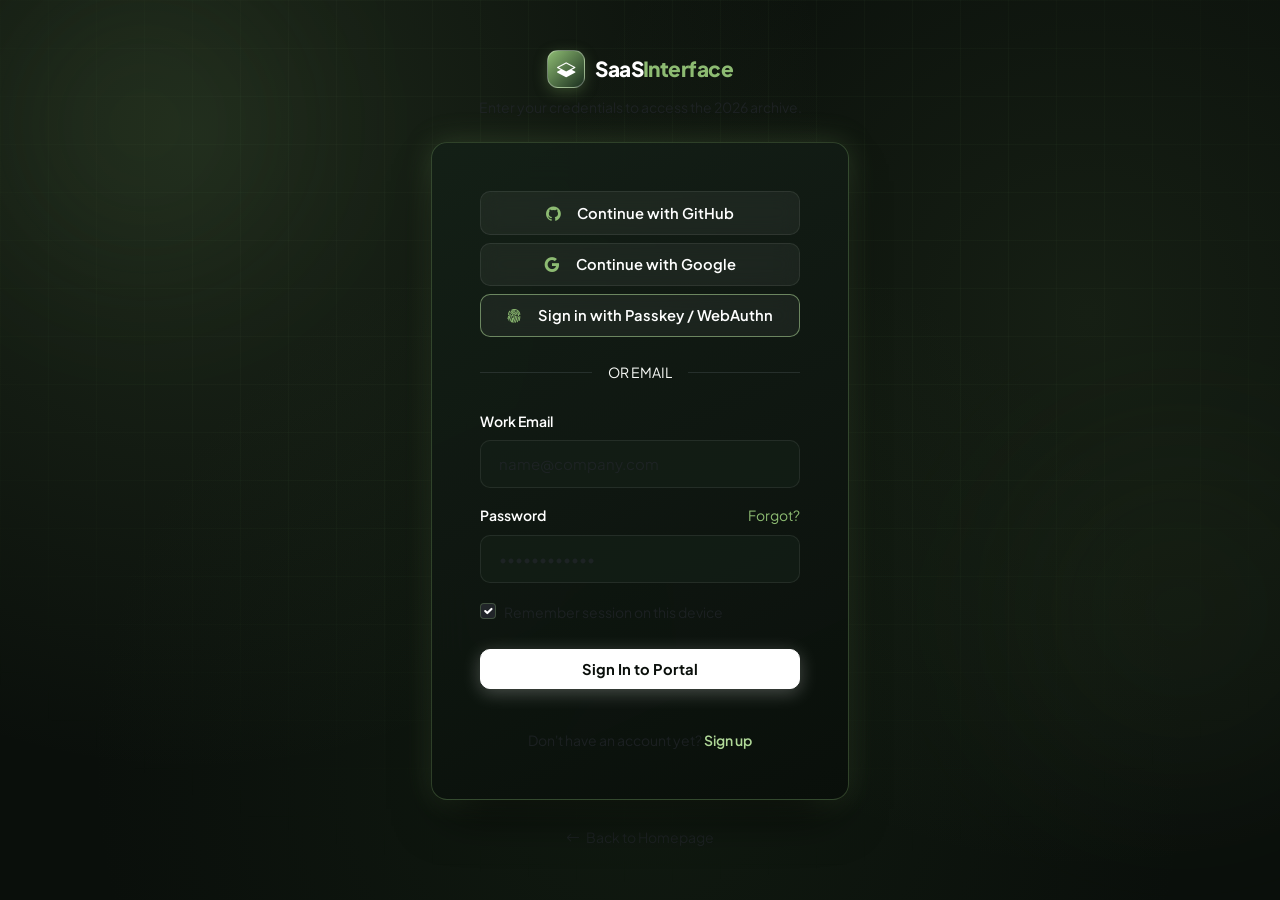
<file: login.html>
<!doctype html>
<html lang="en">

<head>
  <meta charset="utf-8">
  <meta name="viewport" content="width=device-width, initial-scale=1">
  <title>Log in — SaaSInterface 2026</title>
  
  <link href="https://cdn.jsdelivr.net/npm/bootstrap@5.3.3/dist/css/bootstrap.min.css" rel="stylesheet">
  <link rel="stylesheet" href="https://cdn.jsdelivr.net/npm/bootstrap-icons@1.11.3/font/bootstrap-icons.min.css">
  <link rel="stylesheet" href="style.css">
</head>

<body class="d-flex align-items-center justify-content-center min-vh-100 py-5">
  <!-- Ambient Graphics -->
  <div class="ambient-bg"></div>
  <div class="ambient-texture-overlay"></div>
  <div class="ambient-grid"></div>
  <div class="ambient-orb ambient-orb-1"></div>
  <div class="ambient-orb ambient-orb-2"></div>

  <div class="container px-3 position-relative" style="max-width: 450px; z-index: 2;">
    
    <!-- Brand Logo Top -->
    <div class="text-center mb-4">
      <a class="brand-logo-text justify-content-center" href="index.html">
        <div class="brand-icon-box"><i class="bi bi-layers-half"></i></div>
        <span>SaaS<span style="color: var(--olive-bright);">Interface</span></span>
      </a>
      <p class="text-muted small mt-2">Enter your credentials to access the 2026 archive.</p>
    </div>

    <!-- Login Card -->
    <div class="p-4 p-md-5 rounded-4" style="background: linear-gradient(155deg, rgba(20,32,23,0.92) 0%, rgba(10,15,11,0.95) 100%); border: 1px solid var(--border-olive); box-shadow: var(--card-shadow-hover); backdrop-filter: blur(20px);">
      
      <!-- Social SSO Buttons -->
      <div class="d-flex flex-column gap-2 mb-4">
        <button class="btn btn-classy-ghost w-100 justify-content-center">
          <i class="bi bi-github me-2" style="color: var(--olive-bright);"></i> Continue with GitHub
        </button>
        <button class="btn btn-classy-ghost w-100 justify-content-center">
          <i class="bi bi-google me-2" style="color: var(--olive-bright);"></i> Continue with Google
        </button>
        <button class="btn btn-classy-ghost w-100 justify-content-center" style="border-color: var(--border-olive-bright);">
          <i class="bi bi-fingerprint me-2" style="color: var(--olive-bright);"></i> Sign in with Passkey / WebAuthn
        </button>
      </div>

      <div class="d-flex align-items-center my-4">
        <hr class="flex-grow-1 border-secondary m-0" style="opacity: 0.25;">
        <span class="px-3 text-dim small text-uppercase">or email</span>
        <hr class="flex-grow-1 border-secondary m-0" style="opacity: 0.25;">
      </div>

      <form onsubmit="event.preventDefault(); window.location.href='index.html';">
        <div class="mb-3">
          <label class="form-label text-white small fw-semibold">Work Email</label>
          <input type="email" class="form-control form-control-custom w-100" placeholder="name@company.com" required>
        </div>

        <div class="mb-3">
          <div class="d-flex justify-content-between">
            <label class="form-label text-white small fw-semibold">Password</label>
            <a href="#" class="small text-decoration-none" style="color: var(--olive-bright);">Forgot?</a>
          </div>
          <input type="password" class="form-control form-control-custom w-100" placeholder="••••••••••••" required>
        </div>

        <div class="form-check mb-4">
          <input class="form-check-input bg-dark border-secondary" type="checkbox" id="rememberMe" checked style="border-color: var(--border-olive) !important;">
          <label class="form-check-label text-muted small" for="rememberMe">Remember session on this device</label>
        </div>

        <button type="submit" class="btn btn-classy-primary w-100 justify-content-center py-2 mb-3">
          Sign In to Portal
        </button>
      </form>

      <div class="text-center text-muted small mt-4">
        Don't have an account yet? <a href="signup.html" class="fw-semibold text-decoration-none" style="color: var(--olive-soft);">Sign up</a>
      </div>

    </div>

    <!-- Back to site -->
    <div class="text-center mt-4">
      <a href="index.html" class="text-muted small text-decoration-none"><i class="bi bi-arrow-left me-1"></i> Back to Homepage</a>
    </div>

  </div>

  <script src="https://cdn.jsdelivr.net/npm/bootstrap@5.3.3/dist/js/bootstrap.bundle.min.js"></script>
</body>
</html>
</file>
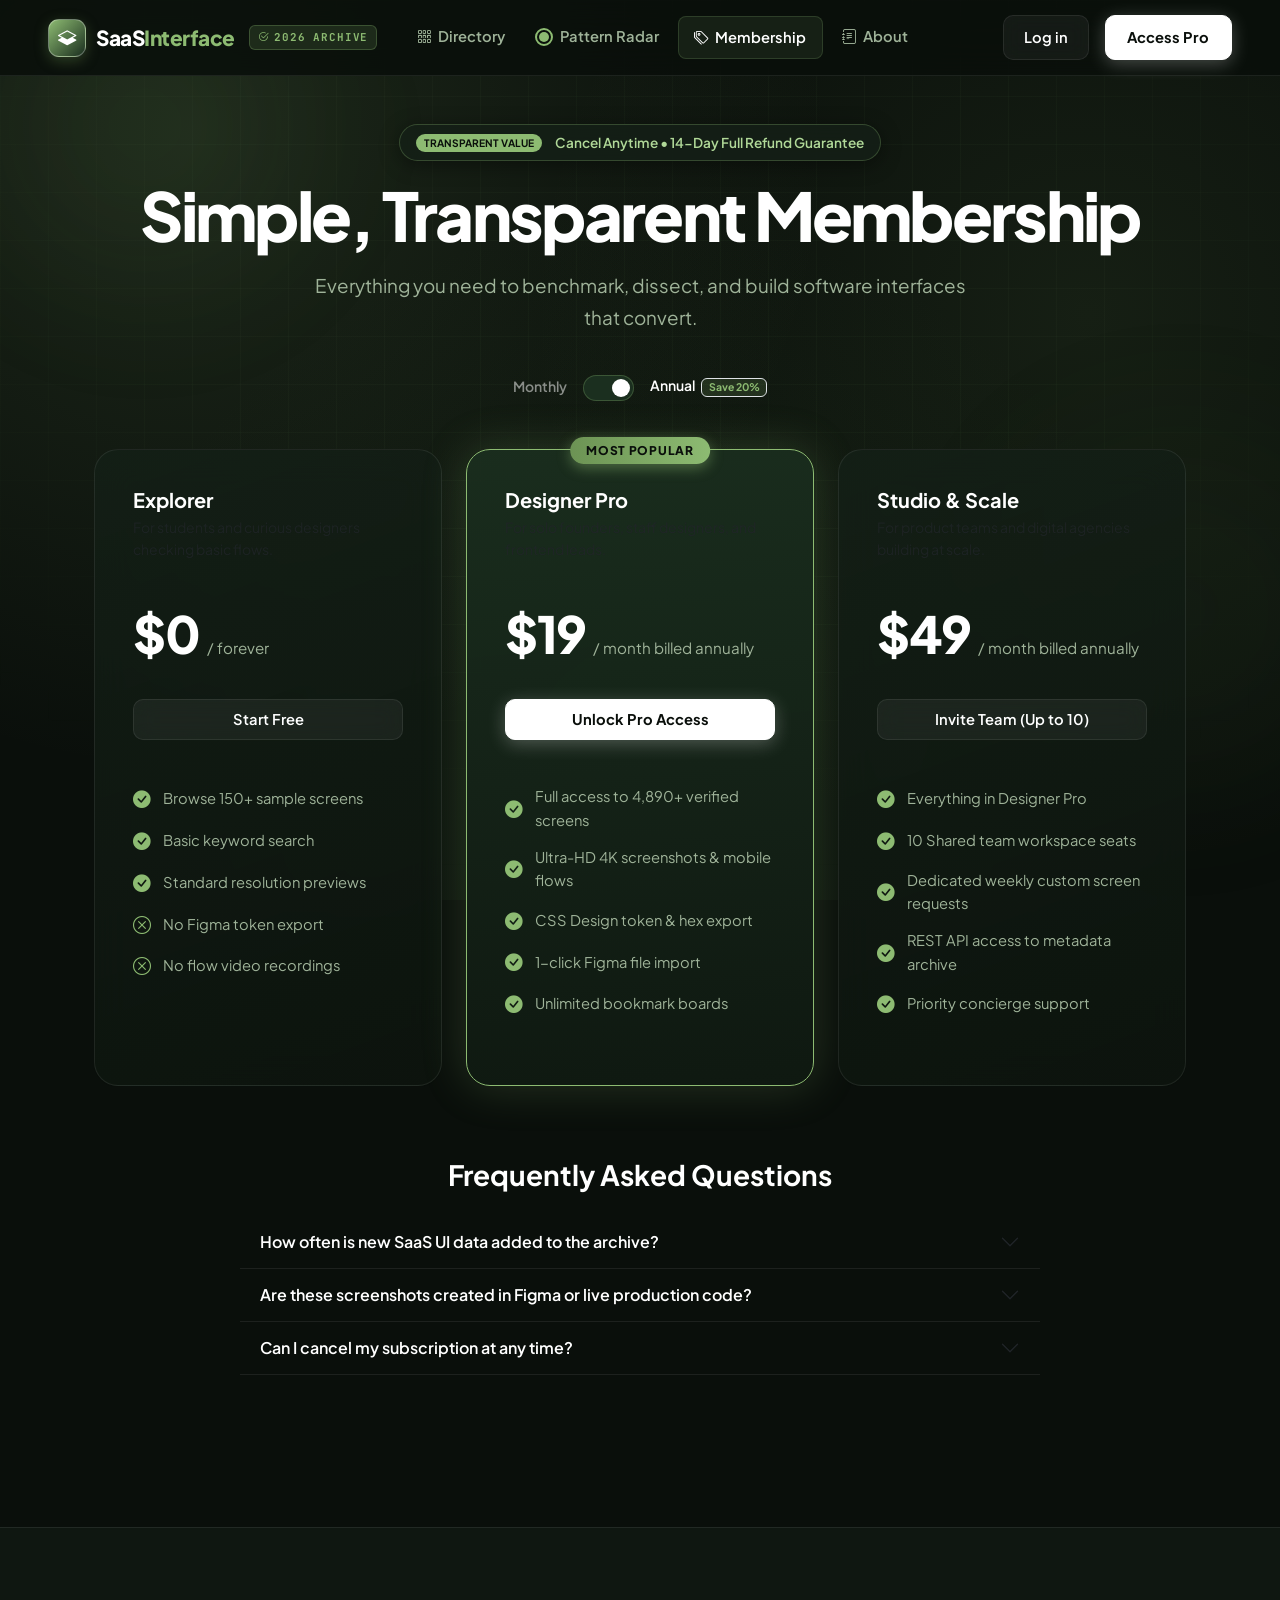
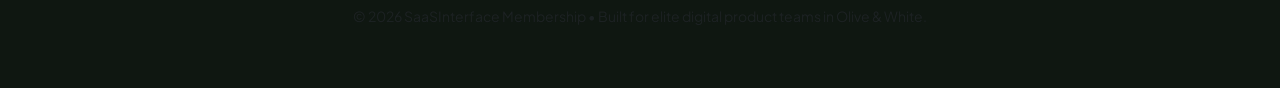
<file: pricing.html>
<!doctype html>
<html lang="en">

<head>
  <meta charset="utf-8">
  <meta name="viewport" content="width=device-width, initial-scale=1">
  <title>Membership & Plans — SaaSInterface 2026</title>
  <meta name="description" content="Unlock unrestricted high-resolution production UI screen recordings, design tokens, and Figma export assets in Olive & White.">
  
  <link href="https://cdn.jsdelivr.net/npm/bootstrap@5.3.3/dist/css/bootstrap.min.css" rel="stylesheet">
  <link rel="stylesheet" href="https://cdn.jsdelivr.net/npm/bootstrap-icons@1.11.3/font/bootstrap-icons.min.css">
  <link rel="stylesheet" href="style.css">
</head>

<body>
  <!-- Ambient Graphics -->
  <div class="ambient-bg"></div>
  <div class="ambient-texture-overlay"></div>
  <div class="ambient-grid"></div>
  <div class="ambient-orb ambient-orb-1"></div>
  <div class="ambient-orb ambient-orb-2"></div>

  <!-- Navbar -->
  <nav class="navbar navbar-expand-xl navbar-custom">
    <div class="container-fluid px-lg-5">
      <a class="brand-logo-text" href="index.html">
        <div class="brand-icon-box"><i class="bi bi-layers-half"></i></div>
        <span>SaaS<span style="color: var(--olive-bright);">Interface</span></span>
        <span class="brand-badge ms-1"><i class="bi bi-check2-circle"></i> 2026 ARCHIVE</span>
      </a>

      <button class="navbar-toggler border-0 text-white" type="button" data-bs-toggle="collapse" data-bs-target="#navbarMain">
        <i class="bi bi-list fs-2"></i>
      </button>

      <div class="collapse navbar-collapse" id="navbarMain">
        <ul class="navbar-nav me-auto mb-2 mb-xl-0 ms-xl-4 gap-1">
          <li class="nav-item">
            <a class="nav-link nav-link-custom" href="categories.html">
              <i class="bi bi-grid-3x3-gap"></i> Directory
            </a>
          </li>
          <li class="nav-item">
            <a class="nav-link nav-link-custom" href="tracker.html">
              <span class="pulse-beacon me-1"></span>
              <span>Pattern Radar</span>
            </a>
          </li>
          <li class="nav-item">
            <a class="nav-link nav-link-custom active" href="pricing.html">
              <i class="bi bi-tags"></i> Membership
            </a>
          </li>
          <li class="nav-item">
            <a class="nav-link nav-link-custom" href="about.html">
              <i class="bi bi-journal-text"></i> About
            </a>
          </li>
        </ul>

        <div class="d-flex align-items-center gap-3">
          <a href="login.html" class="btn-classy-ghost">Log in</a>
          <a href="signup.html" class="btn-classy-primary">Access Pro</a>
        </div>
      </div>
    </div>
  </nav>

  <!-- Pricing Header & Toggle -->
  <header class="py-5 text-center">
    <div class="container px-4">
      <div class="hero-pill mb-3">
        <span class="badge px-2 py-1 rounded-pill me-1" style="background: var(--olive-bright); color: #0a0f0b; font-weight: 700;">TRANSPARENT VALUE</span>
        <span>Cancel Anytime • 14-Day Full Refund Guarantee</span>
      </div>
      <h1 class="hero-title mb-3">Simple, Transparent Membership</h1>
      <p class="hero-subtitle">
        Everything you need to benchmark, dissect, and build software interfaces that convert.
      </p>

      <!-- Billing Toggle Switch -->
      <div class="d-flex align-items-center justify-content-center gap-3 mt-4">
        <span class="text-white-50 fw-semibold small">Monthly</span>
        <div class="form-check form-switch m-0">
          <input class="form-check-input" type="checkbox" id="billingToggle" checked style="width: 3.2em; height: 1.6em; cursor: pointer; background-color: var(--olive-deep); border-color: var(--border-olive);">
        </div>
        <span class="text-white fw-semibold small">
          Annual <span class="badge border ms-1" style="background: rgba(141,187,114,0.15); color: var(--olive-bright); border-color: var(--border-olive);">Save 20%</span>
        </span>
      </div>
    </div>
  </header>

  <!-- Pricing Cards -->
  <div class="container px-4 pb-5">
    <div class="row g-4 justify-content-center">
      
      <!-- Free Explorer Tier -->
      <div class="col-12 col-md-6 col-lg-4">
        <div class="pricing-card">
          <div class="mb-3">
            <h5 class="text-white fw-bold mb-1">Explorer</h5>
            <p class="text-muted small">For students and curious designers checking basic flows.</p>
          </div>
          <div class="d-flex align-items-baseline mb-4">
            <span class="pricing-price">$0</span>
            <span class="pricing-period ms-2">/ forever</span>
          </div>

          <a href="signup.html" class="btn-classy-ghost w-100 justify-content-center py-2 mb-3">
            Start Free
          </a>

          <ul class="pricing-list">
            <li><i class="bi bi-check-circle-fill"></i> Browse 150+ sample screens</li>
            <li><i class="bi bi-check-circle-fill"></i> Basic keyword search</li>
            <li><i class="bi bi-check-circle-fill"></i> Standard resolution previews</li>
            <li class="text-dim"><i class="bi bi-x-circle text-dim"></i> No Figma token export</li>
            <li class="text-dim"><i class="bi bi-x-circle text-dim"></i> No flow video recordings</li>
          </ul>
        </div>
      </div>

      <!-- Pro Member Tier (Featured) -->
      <div class="col-12 col-md-6 col-lg-4">
        <div class="pricing-card featured">
          <div class="pricing-featured-badge">Most Popular</div>
          <div class="mb-3">
            <h5 class="text-white fw-bold mb-1">Designer Pro</h5>
            <p class="text-muted small">For solo founders, staff designers, and frontend leads.</p>
          </div>
          <div class="d-flex align-items-baseline mb-4">
            <span class="pricing-price" id="proPrice">$19</span>
            <span class="pricing-period ms-2">/ month billed annually</span>
          </div>

          <a href="signup.html" class="btn-classy-primary w-100 justify-content-center py-2 mb-3">
            Unlock Pro Access
          </a>

          <ul class="pricing-list">
            <li><i class="bi bi-check-circle-fill" style="color: var(--olive-bright);"></i> Full access to 4,890+ verified screens</li>
            <li><i class="bi bi-check-circle-fill" style="color: var(--olive-bright);"></i> Ultra-HD 4K screenshots & mobile flows</li>
            <li><i class="bi bi-check-circle-fill" style="color: var(--olive-bright);"></i> CSS Design token & hex export</li>
            <li><i class="bi bi-check-circle-fill" style="color: var(--olive-bright);"></i> 1-click Figma file import</li>
            <li><i class="bi bi-check-circle-fill" style="color: var(--olive-bright);"></i> Unlimited bookmark boards</li>
          </ul>
        </div>
      </div>

      <!-- Studio & Agency Tier -->
      <div class="col-12 col-md-6 col-lg-4">
        <div class="pricing-card">
          <div class="mb-3">
            <h5 class="text-white fw-bold mb-1">Studio & Scale</h5>
            <p class="text-muted small">For product teams and digital agencies building at scale.</p>
          </div>
          <div class="d-flex align-items-baseline mb-4">
            <span class="pricing-price" id="teamPrice">$49</span>
            <span class="pricing-period ms-2">/ month billed annually</span>
          </div>

          <a href="signup.html" class="btn-classy-ghost w-100 justify-content-center py-2 mb-3">
            Invite Team (Up to 10)
          </a>

          <ul class="pricing-list">
            <li><i class="bi bi-check-circle-fill"></i> Everything in Designer Pro</li>
            <li><i class="bi bi-check-circle-fill"></i> 10 Shared team workspace seats</li>
            <li><i class="bi bi-check-circle-fill"></i> Dedicated weekly custom screen requests</li>
            <li><i class="bi bi-check-circle-fill"></i> REST API access to metadata archive</li>
            <li><i class="bi bi-check-circle-fill"></i> Priority concierge support</li>
          </ul>
        </div>
      </div>

    </div>

    <!-- FAQ Accordion -->
    <div class="mt-5 pt-4" style="max-width: 800px; margin: 0 auto;">
      <h3 class="text-white fw-bold text-center mb-4">Frequently Asked Questions</h3>
      
      <div class="accordion accordion-flush" id="pricingFAQ">
        
        <div class="accordion-item bg-transparent border-bottom" style="border-color: var(--border-subtle) !important;">
          <h2 class="accordion-header">
            <button class="accordion-button collapsed bg-transparent text-white fw-semibold" type="button" data-bs-toggle="collapse" data-bs-target="#faq1">
              How often is new SaaS UI data added to the archive?
            </button>
          </h2>
          <div id="faq1" class="accordion-collapse collapse" data-bs-parent="#pricingFAQ">
            <div class="accordion-body text-muted small">
              Our editorial and design team audits, verifies, and publishes 150 to 250 fresh production screens every Thursday, keeping the directory ahead of emerging industry standards.
            </div>
          </div>
        </div>

        <div class="accordion-item bg-transparent border-bottom" style="border-color: var(--border-subtle) !important;">
          <h2 class="accordion-header">
            <button class="accordion-button collapsed bg-transparent text-white fw-semibold" type="button" data-bs-toggle="collapse" data-bs-target="#faq2">
              Are these screenshots created in Figma or live production code?
            </button>
          </h2>
          <div id="faq2" class="accordion-collapse collapse" data-bs-parent="#pricingFAQ">
            <div class="accordion-body text-muted small">
              100% of our screens are inspected and captured directly from live, operational SaaS applications behind real subscription plans and active corporate accounts. We never feature concept art.
            </div>
          </div>
        </div>

        <div class="accordion-item bg-transparent border-bottom" style="border-color: var(--border-subtle) !important;">
          <h2 class="accordion-header">
            <button class="accordion-button collapsed bg-transparent text-white fw-semibold" type="button" data-bs-toggle="collapse" data-bs-target="#faq3">
              Can I cancel my subscription at any time?
            </button>
          </h2>
          <div id="faq3" class="accordion-collapse collapse" data-bs-parent="#pricingFAQ">
            <div class="accordion-body text-muted small">
              Yes, you can cancel in one click from your account dashboard. You will retain full access until the end of your billing cycle with zero penalty fees.
            </div>
          </div>
        </div>

      </div>
    </div>
  </div>

  <!-- Footer -->
  <footer class="footer-custom">
    <div class="container text-center text-muted small">
      <p>© 2026 SaaSInterface Membership • Built for elite digital product teams in Olive & White.</p>
    </div>
  </footer>

  <script src="https://cdn.jsdelivr.net/npm/bootstrap@5.3.3/dist/js/bootstrap.bundle.min.js"></script>
  <script src="script.js"></script>
</body>
</html>
</file>
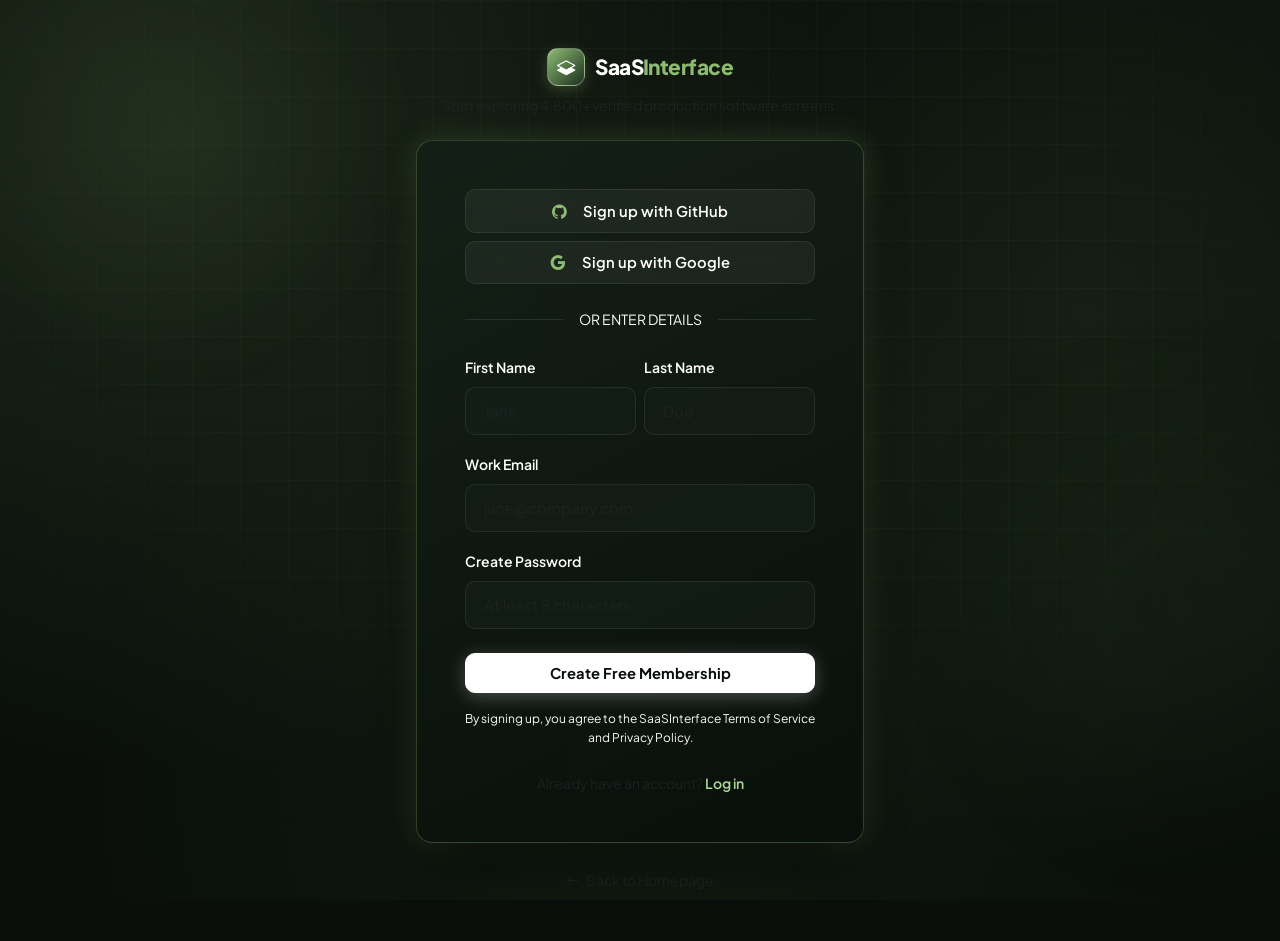
<file: signup.html>
<!doctype html>
<html lang="en">

<head>
  <meta charset="utf-8">
  <meta name="viewport" content="width=device-width, initial-scale=1">
  <title>Create Pro Account — SaaSInterface 2026</title>
  
  <link href="https://cdn.jsdelivr.net/npm/bootstrap@5.3.3/dist/css/bootstrap.min.css" rel="stylesheet">
  <link rel="stylesheet" href="https://cdn.jsdelivr.net/npm/bootstrap-icons@1.11.3/font/bootstrap-icons.min.css">
  <link rel="stylesheet" href="style.css">
</head>

<body class="d-flex align-items-center justify-content-center min-vh-100 py-5">
  <!-- Ambient Graphics -->
  <div class="ambient-bg"></div>
  <div class="ambient-texture-overlay"></div>
  <div class="ambient-grid"></div>
  <div class="ambient-orb ambient-orb-1"></div>
  <div class="ambient-orb ambient-orb-2"></div>

  <div class="container px-3 position-relative" style="max-width: 480px; z-index: 2;">
    
    <div class="text-center mb-4">
      <a class="brand-logo-text justify-content-center" href="index.html">
        <div class="brand-icon-box"><i class="bi bi-layers-half"></i></div>
        <span>SaaS<span style="color: var(--olive-bright);">Interface</span></span>
      </a>
      <p class="text-muted small mt-2">Start exploring 4,800+ verified production software screens.</p>
    </div>

    <div class="p-4 p-md-5 rounded-4" style="background: linear-gradient(155deg, rgba(20,32,23,0.92) 0%, rgba(10,15,11,0.95) 100%); border: 1px solid var(--border-olive); box-shadow: var(--card-shadow-hover); backdrop-filter: blur(20px);">
      
      <!-- SSO Options -->
      <div class="d-flex flex-column gap-2 mb-4">
        <button class="btn btn-classy-ghost w-100 justify-content-center">
          <i class="bi bi-github me-2" style="color: var(--olive-bright);"></i> Sign up with GitHub
        </button>
        <button class="btn btn-classy-ghost w-100 justify-content-center">
          <i class="bi bi-google me-2" style="color: var(--olive-bright);"></i> Sign up with Google
        </button>
      </div>

      <div class="d-flex align-items-center my-4">
        <hr class="flex-grow-1 border-secondary m-0" style="opacity: 0.25;">
        <span class="px-3 text-dim small text-uppercase">or enter details</span>
        <hr class="flex-grow-1 border-secondary m-0" style="opacity: 0.25;">
      </div>

      <form onsubmit="event.preventDefault(); window.location.href='index.html';">
        <div class="row g-2 mb-3">
          <div class="col-6">
            <label class="form-label text-white small fw-semibold">First Name</label>
            <input type="text" class="form-control form-control-custom w-100" placeholder="Jane" required>
          </div>
          <div class="col-6">
            <label class="form-label text-white small fw-semibold">Last Name</label>
            <input type="text" class="form-control form-control-custom w-100" placeholder="Doe" required>
          </div>
        </div>

        <div class="mb-3">
          <label class="form-label text-white small fw-semibold">Work Email</label>
          <input type="email" class="form-control form-control-custom w-100" placeholder="jane@company.com" required>
        </div>

        <div class="mb-4">
          <label class="form-label text-white small fw-semibold">Create Password</label>
          <input type="password" class="form-control form-control-custom w-100" placeholder="At least 8 characters" required>
        </div>

        <button type="submit" class="btn btn-classy-primary w-100 justify-content-center py-2 mb-3">
          Create Free Membership
        </button>

        <p class="text-dim small text-center mb-0" style="font-size: 0.75rem;">
          By signing up, you agree to the SaaSInterface Terms of Service and Privacy Policy.
        </p>
      </form>

      <div class="text-center text-muted small mt-4">
        Already have an account? <a href="login.html" class="fw-semibold text-decoration-none" style="color: var(--olive-soft);">Log in</a>
      </div>

    </div>

    <div class="text-center mt-4">
      <a href="index.html" class="text-muted small text-decoration-none"><i class="bi bi-arrow-left me-1"></i> Back to Homepage</a>
    </div>

  </div>

  <script src="https://cdn.jsdelivr.net/npm/bootstrap@5.3.3/dist/js/bootstrap.bundle.min.js"></script>
</body>
</html>
</file>
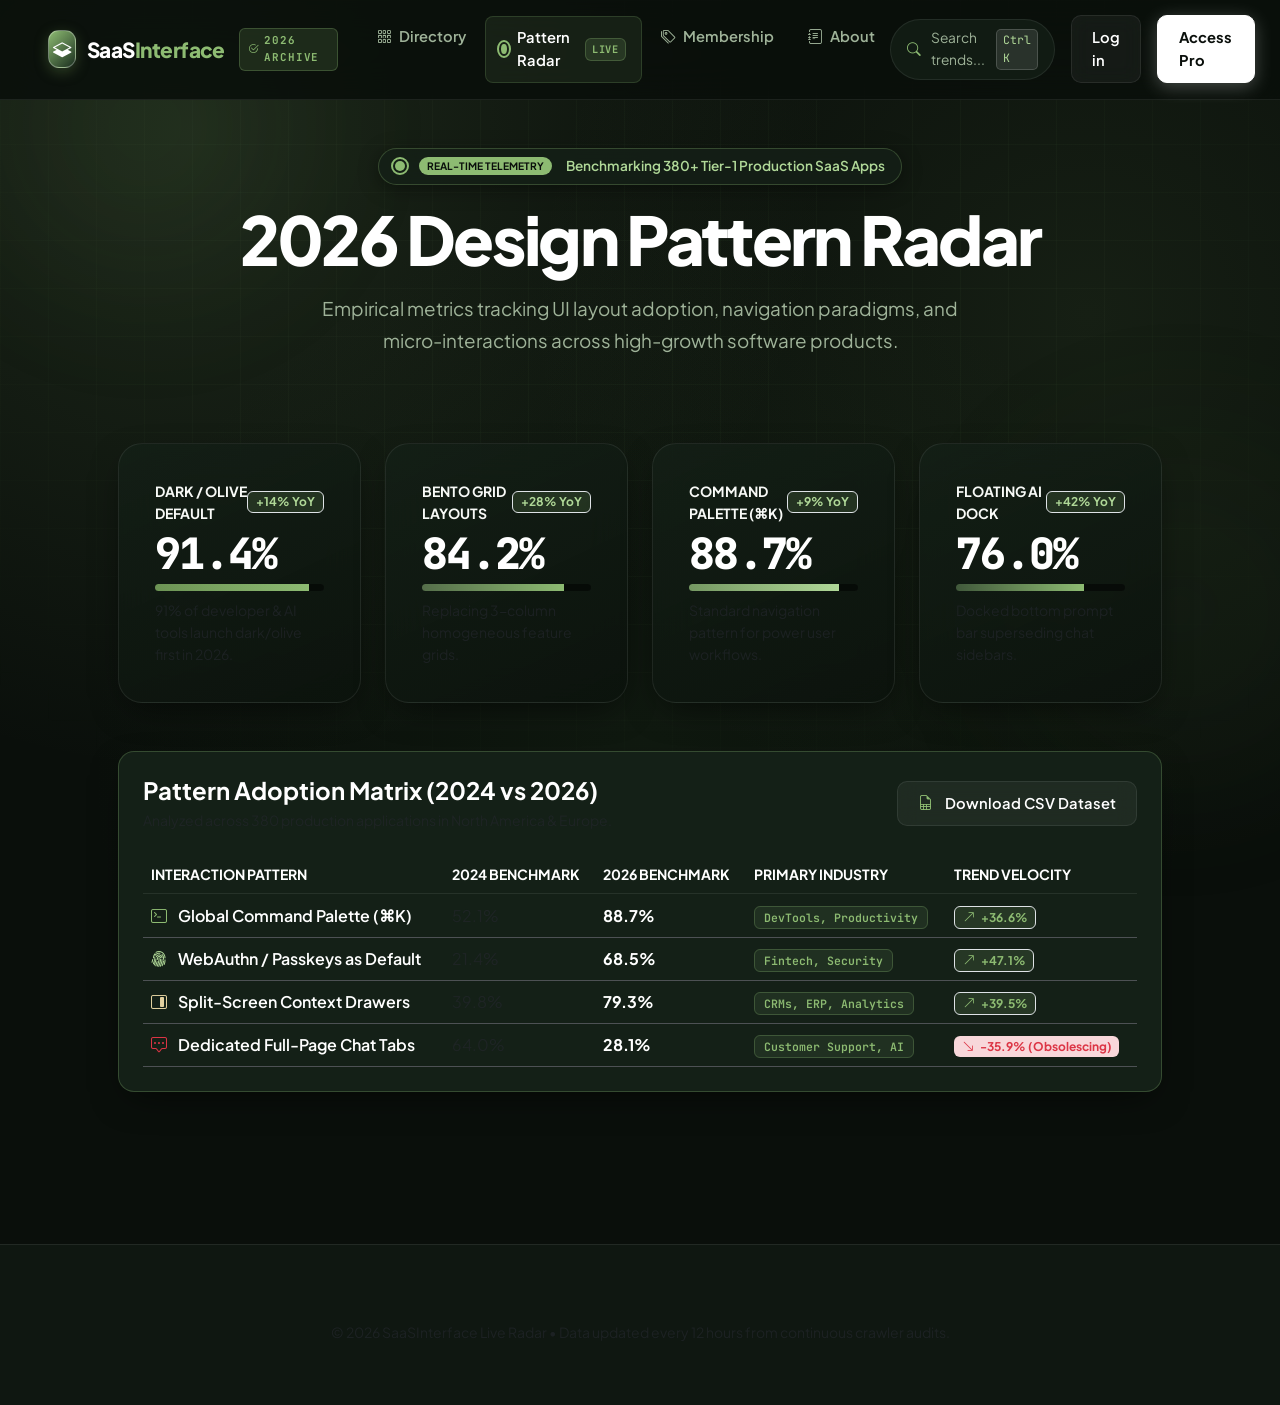
<file: tracker.html>
<!doctype html>
<html lang="en">

<head>
  <meta charset="utf-8">
  <meta name="viewport" content="width=device-width, initial-scale=1">
  <title>Live Pattern Radar 2026 — SaaSInterface</title>
  <meta name="description" content="Telemetry on adoption rates of modern SaaS design patterns, olive & dark mode defaults, bento grids, and AI copilot interfaces.">
  
  <link href="https://cdn.jsdelivr.net/npm/bootstrap@5.3.3/dist/css/bootstrap.min.css" rel="stylesheet">
  <link rel="stylesheet" href="https://cdn.jsdelivr.net/npm/bootstrap-icons@1.11.3/font/bootstrap-icons.min.css">
  <link rel="stylesheet" href="style.css">
</head>

<body>
  <!-- Ambient Graphics -->
  <div class="ambient-bg"></div>
  <div class="ambient-texture-overlay"></div>
  <div class="ambient-grid"></div>
  <div class="ambient-orb ambient-orb-1"></div>
  <div class="ambient-orb ambient-orb-2"></div>

  <!-- Navbar -->
  <nav class="navbar navbar-expand-xl navbar-custom">
    <div class="container-fluid px-lg-5">
      <a class="brand-logo-text" href="index.html">
        <div class="brand-icon-box"><i class="bi bi-layers-half"></i></div>
        <span>SaaS<span style="color: var(--olive-bright);">Interface</span></span>
        <span class="brand-badge ms-1"><i class="bi bi-check2-circle"></i> 2026 ARCHIVE</span>
      </a>

      <button class="navbar-toggler border-0 text-white" type="button" data-bs-toggle="collapse" data-bs-target="#navbarMain">
        <i class="bi bi-list fs-2"></i>
      </button>

      <div class="collapse navbar-collapse" id="navbarMain">
        <ul class="navbar-nav me-auto mb-2 mb-xl-0 ms-xl-4 gap-1">
          <li class="nav-item">
            <a class="nav-link nav-link-custom" href="categories.html">
              <i class="bi bi-grid-3x3-gap"></i> Directory
            </a>
          </li>
          <li class="nav-item">
            <a class="nav-link nav-link-custom active" href="tracker.html">
              <span class="pulse-beacon me-1"></span>
              <span>Pattern Radar</span>
              <span class="brand-badge ms-1" style="font-size: 0.65rem; padding: 2px 6px;">LIVE</span>
            </a>
          </li>
          <li class="nav-item">
            <a class="nav-link nav-link-custom" href="pricing.html">
              <i class="bi bi-tags"></i> Membership
            </a>
          </li>
          <li class="nav-item">
            <a class="nav-link nav-link-custom" href="about.html">
              <i class="bi bi-journal-text"></i> About
            </a>
          </li>
        </ul>

        <div class="d-flex align-items-center gap-3">
          <div class="search-trigger-btn" role="button">
            <i class="bi bi-search" style="color: var(--olive-bright);"></i>
            <span>Search trends...</span>
            <span class="kbd-badge">Ctrl K</span>
          </div>
          <a href="login.html" class="btn-classy-ghost">Log in</a>
          <a href="signup.html" class="btn-classy-primary">Access Pro</a>
        </div>
      </div>
    </div>
  </nav>

  <!-- Page Hero -->
  <header class="py-5 text-center">
    <div class="container px-4">
      <div class="hero-pill mb-3">
        <span class="pulse-beacon me-1"></span>
        <span class="badge px-2 py-1 rounded-pill me-1" style="background: var(--olive-bright); color: #0a0f0b; font-weight: 700;">REAL-TIME TELEMETRY</span>
        <span>Benchmarking 380+ Tier-1 Production SaaS Apps</span>
      </div>
      <h1 class="hero-title mb-3">2026 Design Pattern Radar</h1>
      <p class="hero-subtitle">
        Empirical metrics tracking UI layout adoption, navigation paradigms, and micro-interactions across high-growth software products.
      </p>
    </div>
  </header>

  <!-- Telemetry Cards -->
  <div class="container px-lg-5 pb-5">
    <div class="row g-4 mb-5">
      
      <!-- Metric Card 1 -->
      <div class="col-12 col-md-6 col-lg-3">
        <div class="bento-card">
          <div class="d-flex justify-content-between align-items-center mb-2">
            <span class="text-dim small text-uppercase fw-bold">Dark / Olive Default</span>
            <span class="badge border" style="background: rgba(141,187,114,0.15); color: var(--olive-soft); border-color: var(--border-olive);">+14% YoY</span>
          </div>
          <div class="metric-number mb-2 text-white">91.4%</div>
          <div class="progress" style="height: 7px; background: rgba(0,0,0,0.5);">
            <div class="progress-bar" role="progressbar" style="width: 91.4%; background: linear-gradient(90deg, var(--olive-primary), var(--olive-bright));"></div>
          </div>
          <small class="text-muted mt-2 d-block">91% of developer & AI tools launch dark/olive first in 2026.</small>
        </div>
      </div>

      <!-- Metric Card 2 -->
      <div class="col-12 col-md-6 col-lg-3">
        <div class="bento-card">
          <div class="d-flex justify-content-between align-items-center mb-2">
            <span class="text-dim small text-uppercase fw-bold">Bento Grid Layouts</span>
            <span class="badge border" style="background: rgba(141,187,114,0.15); color: var(--olive-soft); border-color: var(--border-olive);">+28% YoY</span>
          </div>
          <div class="metric-number mb-2 text-white">84.2%</div>
          <div class="progress" style="height: 7px; background: rgba(0,0,0,0.5);">
            <div class="progress-bar" role="progressbar" style="width: 84.2%; background: linear-gradient(90deg, #556e4a, #8dbb72);"></div>
          </div>
          <small class="text-muted mt-2 d-block">Replacing 3-column homogeneous feature grids.</small>
        </div>
      </div>

      <!-- Metric Card 3 -->
      <div class="col-12 col-md-6 col-lg-3">
        <div class="bento-card">
          <div class="d-flex justify-content-between align-items-center mb-2">
            <span class="text-dim small text-uppercase fw-bold">Command Palette (⌘K)</span>
            <span class="badge border" style="background: rgba(141,187,114,0.15); color: var(--olive-soft); border-color: var(--border-olive);">+9% YoY</span>
          </div>
          <div class="metric-number mb-2 text-white">88.7%</div>
          <div class="progress" style="height: 7px; background: rgba(0,0,0,0.5);">
            <div class="progress-bar" role="progressbar" style="width: 88.7%; background: linear-gradient(90deg, #759862, #b0d898);"></div>
          </div>
          <small class="text-muted mt-2 d-block">Standard navigation pattern for power user workflows.</small>
        </div>
      </div>

      <!-- Metric Card 4 -->
      <div class="col-12 col-md-6 col-lg-3">
        <div class="bento-card">
          <div class="d-flex justify-content-between align-items-center mb-2">
            <span class="text-dim small text-uppercase fw-bold">Floating AI Dock</span>
            <span class="badge border" style="background: rgba(141,187,114,0.15); color: var(--olive-soft); border-color: var(--border-olive);">+42% YoY</span>
          </div>
          <div class="metric-number mb-2 text-white">76.0%</div>
          <div class="progress" style="height: 7px; background: rgba(0,0,0,0.5);">
            <div class="progress-bar" style="width: 76.0%; background: linear-gradient(90deg, #41593b, var(--olive-bright));"></div>
          </div>
          <small class="text-muted mt-2 d-block">Docked bottom prompt bar superseding chat sidebars.</small>
        </div>
      </div>

    </div>

    <!-- Comparative Radar Table -->
    <div class="p-4 rounded-4" style="background: var(--bg-surface); border: 1px solid var(--border-olive); box-shadow: var(--card-shadow);">
      <div class="d-flex justify-content-between align-items-center flex-wrap gap-2 mb-4">
        <div>
          <h4 class="text-white fw-bold mb-1">Pattern Adoption Matrix (2024 vs 2026)</h4>
          <p class="text-muted small mb-0">Analyzed across 380 production applications in North America & Europe.</p>
        </div>
        <button class="btn-classy-ghost btn-sm"><i class="bi bi-file-earmark-spreadsheet me-1" style="color: var(--olive-bright);"></i> Download CSV Dataset</button>
      </div>

      <div class="table-responsive">
        <table class="table table-dark table-hover align-middle mb-0" style="background: transparent;">
          <thead>
            <tr class="text-dim small text-uppercase border-secondary" style="border-color: var(--border-subtle) !important;">
              <th scope="col" style="background: transparent;">Interaction Pattern</th>
              <th scope="col" style="background: transparent;">2024 Benchmark</th>
              <th scope="col" style="background: transparent;">2026 Benchmark</th>
              <th scope="col" style="background: transparent;">Primary Industry</th>
              <th scope="col" style="background: transparent;">Trend Velocity</th>
            </tr>
          </thead>
          <tbody>
            <tr>
              <td class="fw-semibold text-white" style="background: transparent;">
                <i class="bi bi-terminal me-2" style="color: var(--olive-bright);"></i> Global Command Palette (⌘K)
              </td>
              <td class="text-muted" style="background: transparent;">52.1%</td>
              <td class="text-white fw-bold" style="background: transparent;">88.7%</td>
              <td style="background: transparent;"><span class="saas-tag">DevTools, Productivity</span></td>
              <td style="background: transparent;"><span class="badge border" style="background: rgba(141,187,114,0.15); color: var(--olive-bright); border-color: var(--border-olive);"><i class="bi bi-arrow-up-right me-1"></i> +36.6%</span></td>
            </tr>
            <tr>
              <td class="fw-semibold text-white" style="background: transparent;">
                <i class="bi bi-fingerprint me-2" style="color: var(--olive-soft);"></i> WebAuthn / Passkeys as Default
              </td>
              <td class="text-muted" style="background: transparent;">21.4%</td>
              <td class="text-white fw-bold" style="background: transparent;">68.5%</td>
              <td style="background: transparent;"><span class="saas-tag">Fintech, Security</span></td>
              <td style="background: transparent;"><span class="badge border" style="background: rgba(141,187,114,0.15); color: var(--olive-bright); border-color: var(--border-olive);"><i class="bi bi-arrow-up-right me-1"></i> +47.1%</span></td>
            </tr>
            <tr>
              <td class="fw-semibold text-white" style="background: transparent;">
                <i class="bi bi-layout-sidebar-inset-reverse me-2" style="color: var(--accent-gold);"></i> Split-Screen Context Drawers
              </td>
              <td class="text-muted" style="background: transparent;">39.8%</td>
              <td class="text-white fw-bold" style="background: transparent;">79.3%</td>
              <td style="background: transparent;"><span class="saas-tag">CRMs, ERP, Analytics</span></td>
              <td style="background: transparent;"><span class="badge border" style="background: rgba(141,187,114,0.15); color: var(--olive-bright); border-color: var(--border-olive);"><i class="bi bi-arrow-up-right me-1"></i> +39.5%</span></td>
            </tr>
            <tr>
              <td class="fw-semibold text-white" style="background: transparent;">
                <i class="bi bi-chat-square-dots me-2 text-danger"></i> Dedicated Full-Page Chat Tabs
              </td>
              <td class="text-muted" style="background: transparent;">64.0%</td>
              <td class="text-white fw-bold" style="background: transparent;">28.1%</td>
              <td style="background: transparent;"><span class="saas-tag">Customer Support, AI</span></td>
              <td style="background: transparent;"><span class="badge bg-danger-subtle text-danger"><i class="bi bi-arrow-down-right me-1"></i> -35.9% (Obsolescing)</span></td>
            </tr>
          </tbody>
        </table>
      </div>
    </div>
  </div>

  <!-- Footer -->
  <footer class="footer-custom">
    <div class="container text-center text-muted small">
      <p>© 2026 SaaSInterface Live Radar • Data updated every 12 hours from continuous crawler audits.</p>
    </div>
  </footer>

  <script src="https://cdn.jsdelivr.net/npm/bootstrap@5.3.3/dist/js/bootstrap.bundle.min.js"></script>
  <script src="script.js"></script>
</body>
</html>
</file>
<file: style.css>
/* ==========================================================================
   SaaSInterface 2026 — Luxury Olive Green & Crisp White Design System
   ========================================================================== */

@import url('https://fonts.googleapis.com/css2?family=Plus+Jakarta+Sans:ital,wght@0,300;0,400;0,500;0,600;0,700;0,800;1,400&family=JetBrains+Mono:wght@400;500;600;700&display=swap');

:root {
  --font-sans: 'Plus Jakarta Sans', -apple-system, BlinkMacSystemFont, "Segoe UI", Roboto, sans-serif;
  --font-mono: 'JetBrains Mono', monospace;

  /* Sophisticated Olive Green & Crisp White System */
  --bg-primary: #0a0f0b;          /* Deep forest obsidian */
  --bg-secondary: #0f1711;        /* Midnight olive tone */
  --bg-surface: #142017;          /* Primary card surface */
  --bg-surface-elevated: #1a2b1f; /* Elevated panels / dropdowns */
  --bg-surface-hover: #223728;    /* Interactive hover highlight */

  /* Olive Green Spectrum */
  --olive-deep: #1b2f1f;
  --olive-muted: #41593b;
  --olive-primary: #6c9354;       /* Balanced Olive Green */
  --olive-bright: #8dbb72;        /* Vibrant Sage Olive */
  --olive-soft: #b0d898;          /* Light Spring Olive */
  --olive-glow: rgba(141, 187, 114, 0.22);
  --olive-glow-strong: rgba(141, 187, 114, 0.45);

  /* Borders & Glass Dividers */
  --border-subtle: rgba(255, 255, 255, 0.08);
  --border-medium: rgba(255, 255, 255, 0.16);
  --border-olive: rgba(141, 187, 114, 0.28);
  --border-olive-bright: rgba(176, 216, 152, 0.55);

  /* Typography Colors (High Contrast White & Ivory) */
  --text-main: #f8faf7;
  --text-pure-white: #ffffff;
  --text-ivory: #e6eee3;
  --text-muted: #9fb399;
  --text-dim: #6e8467;

  /* Accent Tones */
  --accent-gold: #e2d19f;
  --accent-emerald: #10b981;
  --accent-amber: #f59e0b;

  /* Geometry & Shadows */
  --card-radius: 16px;
  --card-radius-sm: 10px;
  --card-radius-lg: 24px;
  --card-shadow: 0 12px 36px -12px rgba(0, 0, 0, 0.65);
  --card-shadow-hover: 0 24px 50px -15px rgba(0, 0, 0, 0.8), 0 0 30px var(--olive-glow);

  --transition-smooth: all 0.3s cubic-bezier(0.16, 1, 0.3, 1);
  --transition-spring: all 0.4s cubic-bezier(0.34, 1.56, 0.64, 1);
}

/* Base resets & typography */
*, *::before, *::after {
  box-sizing: border-box;
}

body {
  font-family: var(--font-sans);
  background-color: var(--bg-primary);
  color: var(--text-main);
  line-height: 1.6;
  overflow-x: hidden;
  margin: 0;
  padding: 0;
  -webkit-font-smoothing: antialiased;
}

/* ==========================================================================
   Atmospheric Backgrounds & Floating Organic Orbs
   ========================================================================== */

.ambient-bg {
  position: fixed;
  top: 0;
  left: 0;
  width: 100vw;
  height: 100vh;
  z-index: -2;
  pointer-events: none;
  background-color: var(--bg-primary);
  background-image: 
    radial-gradient(circle at 15% 15%, rgba(141, 187, 114, 0.14) 0%, transparent 48%),
    radial-gradient(circle at 85% 35%, rgba(108, 147, 84, 0.12) 0%, transparent 45%),
    radial-gradient(circle at 50% 85%, rgba(45, 74, 40, 0.18) 0%, transparent 55%);
}

/* Architectural & Botanical Depth Image Overlay */
.ambient-texture-overlay {
  position: fixed;
  top: 0;
  left: 0;
  width: 100vw;
  height: 100vh;
  z-index: -3;
  pointer-events: none;
  background-image: url('https://images.unsplash.com/photo-1618221195710-dd6b41faaea6?auto=format&fit=crop&w=2000&q=70');
  background-size: cover;
  background-position: center;
  background-repeat: no-repeat;
  opacity: 0.055;
  filter: contrast(120%) grayscale(40%);
}

.ambient-grid {
  position: fixed;
  top: 0;
  left: 0;
  width: 100vw;
  height: 100vh;
  z-index: -1;
  pointer-events: none;
  background-size: 48px 48px;
  background-image: 
    linear-gradient(to right, rgba(141, 187, 114, 0.035) 1px, transparent 1px),
    linear-gradient(to bottom, rgba(141, 187, 114, 0.035) 1px, transparent 1px);
  mask-image: radial-gradient(ellipse 70% 70% at 50% 30%, #000 50%, transparent 100%);
  -webkit-mask-image: radial-gradient(ellipse 70% 70% at 50% 30%, #000 50%, transparent 100%);
}

/* Floating Ambient Orbs (Better Animation) */
.ambient-orb {
  position: fixed;
  border-radius: 50%;
  filter: blur(80px);
  pointer-events: none;
  z-index: -2;
  opacity: 0.6;
  animation: orbDrift 20s infinite alternate ease-in-out;
}

.ambient-orb-1 {
  width: 450px;
  height: 450px;
  background: radial-gradient(circle, rgba(141, 187, 114, 0.16) 0%, transparent 70%);
  top: -100px;
  left: -80px;
}

.ambient-orb-2 {
  width: 500px;
  height: 500px;
  background: radial-gradient(circle, rgba(108, 147, 84, 0.13) 0%, transparent 70%);
  top: 40%;
  right: -150px;
  animation-duration: 25s;
  animation-delay: -5s;
}

@keyframes orbDrift {
  0% { transform: translate(0, 0) scale(1); }
  50% { transform: translate(40px, 30px) scale(1.08); }
  100% { transform: translate(-30px, -20px) scale(0.95); }
}

/* ==========================================================================
   Navigation Bar (Olive Glass)
   ========================================================================== */

.navbar-custom {
  background: rgba(10, 15, 11, 0.88);
  backdrop-filter: blur(20px);
  -webkit-backdrop-filter: blur(20px);
  border-bottom: 1px solid var(--border-subtle);
  padding: 0.95rem 0;
  position: sticky;
  top: 0;
  z-index: 1000;
  transition: var(--transition-smooth);
}

.brand-logo-text {
  font-weight: 800;
  font-size: 1.3rem;
  letter-spacing: -0.025em;
  color: var(--text-pure-white);
  display: flex;
  align-items: center;
  gap: 0.65rem;
  text-decoration: none;
  transition: var(--transition-smooth);
}

.brand-logo-text:hover {
  color: var(--text-pure-white);
  transform: translateY(-1px);
}

/* Upgraded Branded Logo Icon */
.brand-icon-box {
  width: 38px;
  height: 38px;
  border-radius: 11px;
  background: linear-gradient(135deg, var(--olive-bright) 0%, var(--olive-deep) 100%);
  border: 1px solid rgba(255, 255, 255, 0.3);
  box-shadow: 0 4px 14px rgba(108, 147, 84, 0.35);
  display: flex;
  align-items: center;
  justify-content: center;
  color: #ffffff;
  font-size: 1.15rem;
  transition: var(--transition-spring);
}

.brand-logo-text:hover .brand-icon-box {
  transform: rotate(6deg) scale(1.08);
  box-shadow: 0 6px 20px var(--olive-glow-strong);
}

.brand-badge {
  font-family: var(--font-mono);
  font-size: 0.68rem;
  font-weight: 700;
  letter-spacing: 0.08em;
  padding: 3px 8px;
  border-radius: 6px;
  background: rgba(141, 187, 114, 0.15);
  color: var(--olive-bright);
  border: 1px solid var(--border-olive);
  text-transform: uppercase;
  display: inline-flex;
  align-items: center;
  gap: 4px;
}

/* Nav Links */
.nav-link-custom {
  color: var(--text-muted) !important;
  font-weight: 600;
  font-size: 0.92rem;
  padding: 0.55rem 0.95rem !important;
  border-radius: 8px;
  transition: var(--transition-smooth);
  display: flex;
  align-items: center;
  gap: 0.4rem;
}

.nav-link-custom:hover,
.nav-link-custom.active {
  color: var(--text-pure-white) !important;
  background: rgba(141, 187, 114, 0.1);
  border: 1px solid rgba(141, 187, 114, 0.2);
}

/* Nav Dropdown Menus */
.dropdown-menu-dark-custom {
  background: rgba(20, 32, 23, 0.96);
  backdrop-filter: blur(24px);
  -webkit-backdrop-filter: blur(24px);
  border: 1px solid var(--border-olive);
  border-radius: 14px;
  box-shadow: 0 20px 48px rgba(0, 0, 0, 0.75), 0 0 20px rgba(108, 147, 84, 0.15);
  padding: 0.75rem;
  min-width: 270px;
  animation: fadeInDrop 0.25s cubic-bezier(0.16, 1, 0.3, 1) forwards;
}

@keyframes fadeInDrop {
  from { opacity: 0; transform: translateY(6px); }
  to { opacity: 1; transform: translateY(0); }
}

.dropdown-item-custom {
  color: var(--text-muted);
  border-radius: 10px;
  padding: 0.65rem 0.85rem;
  font-size: 0.9rem;
  font-weight: 500;
  display: flex;
  align-items: center;
  gap: 0.85rem;
  transition: var(--transition-smooth);
  text-decoration: none;
}

.dropdown-item-custom:hover {
  background: rgba(141, 187, 114, 0.14);
  color: var(--text-pure-white);
  transform: translateX(3px);
}

/* Enhanced 2026 Duotone Glass Icon */
.dropdown-item-icon {
  width: 32px;
  height: 32px;
  border-radius: 8px;
  display: flex;
  align-items: center;
  justify-content: center;
  background: linear-gradient(135deg, rgba(141, 187, 114, 0.2) 0%, rgba(20, 32, 23, 0.5) 100%);
  border: 1px solid rgba(141, 187, 114, 0.35);
  color: var(--olive-bright);
  font-size: 0.95rem;
  box-shadow: 0 2px 8px rgba(0, 0, 0, 0.25);
  transition: var(--transition-spring);
}

.dropdown-item-custom:hover .dropdown-item-icon {
  transform: scale(1.12) rotate(4deg);
  background: var(--olive-bright);
  color: #0b110c;
  box-shadow: 0 0 12px var(--olive-glow);
}

/* Search Trigger Button */
.search-trigger-btn {
  background: rgba(20, 32, 23, 0.75);
  border: 1px solid var(--border-subtle);
  color: var(--text-muted);
  border-radius: 100px;
  padding: 0.45rem 1rem;
  font-size: 0.86rem;
  display: flex;
  align-items: center;
  gap: 0.65rem;
  transition: var(--transition-smooth);
  cursor: pointer;
}

.search-trigger-btn:hover {
  border-color: var(--olive-bright);
  background: rgba(26, 43, 31, 0.95);
  color: var(--text-pure-white);
  box-shadow: 0 0 16px var(--olive-glow);
  transform: translateY(-1px);
}

.kbd-badge {
  font-family: var(--font-mono);
  background: rgba(255, 255, 255, 0.1);
  border: 1px solid rgba(255, 255, 255, 0.16);
  border-radius: 5px;
  padding: 1px 6px;
  font-size: 0.72rem;
  color: var(--olive-soft);
}

/* ==========================================================================
   Buttons (Crisp White & Olive Glass)
   ========================================================================== */

.btn-classy-primary {
  background: var(--text-pure-white);
  color: #0a0f0b !important;
  font-weight: 700;
  font-size: 0.92rem;
  border-radius: 10px;
  padding: 0.6rem 1.35rem;
  border: 1px solid #ffffff;
  transition: var(--transition-spring);
  box-shadow: 0 4px 18px rgba(255, 255, 255, 0.25);
  text-decoration: none;
  display: inline-flex;
  align-items: center;
  gap: 0.5rem;
  position: relative;
  overflow: hidden;
}

.btn-classy-primary::after {
  content: '';
  position: absolute;
  top: 0;
  left: -100%;
  width: 60%;
  height: 100%;
  background: linear-gradient(90deg, transparent, rgba(255, 255, 255, 0.8), transparent);
  transform: skewX(-20deg);
  transition: 0.5s ease;
}

.btn-classy-primary:hover::after {
  left: 140%;
}

.btn-classy-primary:hover {
  background: #f4f8f2;
  color: #000000 !important;
  transform: translateY(-2px);
  box-shadow: 0 8px 24px rgba(255, 255, 255, 0.4), 0 0 20px var(--olive-glow);
}

.btn-classy-ghost {
  background: rgba(255, 255, 255, 0.05);
  color: var(--text-pure-white) !important;
  font-weight: 600;
  font-size: 0.92rem;
  border-radius: 10px;
  padding: 0.6rem 1.25rem;
  border: 1px solid var(--border-subtle);
  backdrop-filter: blur(10px);
  transition: var(--transition-smooth);
  text-decoration: none;
  display: inline-flex;
  align-items: center;
  gap: 0.5rem;
}

.btn-classy-ghost:hover {
  background: rgba(141, 187, 114, 0.12);
  color: #ffffff !important;
  border-color: var(--olive-bright);
  transform: translateY(-2px);
  box-shadow: 0 4px 16px rgba(0, 0, 0, 0.4);
}

/* ==========================================================================
   Hero Section with Rich Classy Backdrop
   ========================================================================== */

.hero-wrapper {
  padding: 6.5rem 0 4rem;
  position: relative;
  overflow: hidden;
}

/* Atmospheric Hero Glass Backdrop */
.hero-wrapper::before {
  content: '';
  position: absolute;
  top: 0;
  left: 50%;
  transform: translateX(-50%);
  width: 90%;
  max-width: 1200px;
  height: 380px;
  background: radial-gradient(ellipse at 50% 0%, rgba(141, 187, 114, 0.18) 0%, transparent 70%);
  pointer-events: none;
  z-index: 0;
}

.hero-pill {
  display: inline-flex;
  align-items: center;
  gap: 0.6rem;
  padding: 0.42rem 1rem;
  border-radius: 100px;
  background: rgba(20, 32, 23, 0.8);
  border: 1px solid var(--border-olive);
  box-shadow: 0 4px 20px rgba(0, 0, 0, 0.4);
  font-size: 0.85rem;
  font-weight: 600;
  color: var(--olive-soft);
  margin-bottom: 1.75rem;
  backdrop-filter: blur(14px);
  transition: var(--transition-spring);
  animation: floatSlow 4s infinite ease-in-out;
}

.hero-pill:hover {
  border-color: var(--olive-bright);
  color: #ffffff;
  box-shadow: 0 0 20px var(--olive-glow);
}

@keyframes floatSlow {
  0%, 100% { transform: translateY(0); }
  50% { transform: translateY(-4px); }
}

.hero-title {
  font-size: clamp(2.4rem, 5.5vw, 4.2rem);
  font-weight: 800;
  line-height: 1.12;
  letter-spacing: -0.04em;
  color: var(--text-pure-white);
  margin-bottom: 1.4rem;
}

.hero-title-highlight {
  background: linear-gradient(135deg, #ffffff 30%, var(--olive-soft) 80%, var(--olive-bright) 100%);
  -webkit-background-clip: text;
  -webkit-text-fill-color: transparent;
  display: inline-block;
}

.hero-subtitle {
  font-size: 1.18rem;
  color: var(--text-muted);
  max-width: 660px;
  margin: 0 auto 2.4rem;
  font-weight: 400;
  line-height: 1.7;
}

/* ==========================================================================
   Filter Bar & Category Pills
   ========================================================================== */

.filter-bar-wrapper {
  background: rgba(20, 32, 23, 0.75);
  backdrop-filter: blur(18px);
  -webkit-backdrop-filter: blur(18px);
  border: 1px solid var(--border-subtle);
  border-radius: 16px;
  padding: 0.65rem;
  margin-bottom: 2.8rem;
  box-shadow: 0 10px 30px rgba(0, 0, 0, 0.4);
  transition: var(--transition-smooth);
}

.filter-bar-wrapper:hover {
  border-color: var(--border-olive);
}

.category-pill {
  background: transparent;
  border: 1px solid transparent;
  color: var(--text-muted);
  font-size: 0.88rem;
  font-weight: 600;
  padding: 0.5rem 1.1rem;
  border-radius: 10px;
  transition: var(--transition-smooth);
  cursor: pointer;
  white-space: nowrap;
  display: inline-flex;
  align-items: center;
  gap: 0.45rem;
}

.category-pill:hover {
  color: var(--text-pure-white);
  background: rgba(141, 187, 114, 0.08);
}

.category-pill.active {
  background: linear-gradient(135deg, var(--olive-deep) 0%, rgba(20, 32, 23, 0.95) 100%);
  color: var(--text-pure-white);
  border: 1px solid var(--olive-bright);
  box-shadow: 0 4px 14px rgba(0, 0, 0, 0.4), 0 0 16px var(--olive-glow);
}

/* ==========================================================================
   SaaS Showcase Cards (Rich Olive Glass & Hover Elevation)
   ========================================================================== */

.saas-card {
  background: linear-gradient(160deg, rgba(20, 32, 23, 0.85) 0%, rgba(13, 20, 14, 0.92) 100%);
  backdrop-filter: blur(16px);
  border: 1px solid var(--border-subtle);
  border-radius: var(--card-radius);
  overflow: hidden;
  transition: var(--transition-spring);
  height: 100%;
  display: flex;
  flex-direction: column;
  position: relative;
  box-shadow: var(--card-shadow);
}

.saas-card:hover {
  transform: translateY(-8px) scale(1.015);
  border-color: var(--border-olive-bright);
  box-shadow: var(--card-shadow-hover);
}

.saas-thumb-wrapper {
  position: relative;
  overflow: hidden;
  aspect-ratio: 16 / 10;
  background: #080d09;
  cursor: pointer;
}

.saas-thumb {
  width: 100%;
  height: 100%;
  object-fit: cover;
  transition: transform 0.5s cubic-bezier(0.16, 1, 0.3, 1), filter 0.4s ease;
}

.saas-card:hover .saas-thumb {
  transform: scale(1.05);
}

.saas-thumb-overlay {
  position: absolute;
  inset: 0;
  background: linear-gradient(to top, rgba(10, 15, 11, 0.92) 0%, rgba(10, 15, 11, 0.2) 60%, transparent 100%);
  opacity: 0;
  transition: opacity 0.3s ease;
  display: flex;
  align-items: flex-end;
  justify-content: space-between;
  padding: 1.15rem;
}

.saas-card:hover .saas-thumb-overlay {
  opacity: 1;
}

.saas-card-body {
  padding: 1.35rem;
  display: flex;
  flex-direction: column;
  flex-grow: 1;
}

.saas-brand-header {
  display: flex;
  align-items: center;
  justify-content: space-between;
  margin-bottom: 0.65rem;
}

.saas-app-name {
  font-size: 1.1rem;
  font-weight: 700;
  color: var(--text-pure-white);
  margin: 0;
  display: flex;
  align-items: center;
  gap: 0.5rem;
}

.saas-tag {
  font-family: var(--font-mono);
  font-size: 0.72rem;
  font-weight: 600;
  padding: 3px 9px;
  border-radius: 6px;
  background: rgba(141, 187, 114, 0.1);
  color: var(--olive-bright);
  border: 1px solid var(--border-olive);
}

.saas-caption {
  font-size: 0.89rem;
  color: var(--text-muted);
  line-height: 1.55;
  margin-bottom: 1.2rem;
  flex-grow: 1;
}

.saas-meta-footer {
  display: flex;
  align-items: center;
  justify-content: space-between;
  padding-top: 0.9rem;
  border-top: 1px solid var(--border-subtle);
  font-size: 0.8rem;
  color: var(--text-dim);
}

/* ==========================================================================
   Upgraded Bento Feature Cards (Botanical Depth & Glass)
   ========================================================================== */

.bento-card {
  background: linear-gradient(155deg, rgba(20, 32, 23, 0.8) 0%, rgba(12, 19, 13, 0.95) 100%);
  backdrop-filter: blur(20px);
  border: 1px solid var(--border-subtle);
  border-radius: var(--card-radius-lg);
  padding: 2.25rem;
  position: relative;
  overflow: hidden;
  transition: var(--transition-spring);
  box-shadow: var(--card-shadow);
}

.bento-card:hover {
  border-color: var(--border-olive-bright);
  transform: translateY(-5px);
  box-shadow: 0 20px 45px rgba(0, 0, 0, 0.7), 0 0 25px var(--olive-glow);
}

/* Upgraded Glass Icon Badge */
.bento-icon {
  width: 52px;
  height: 52px;
  border-radius: 14px;
  background: linear-gradient(135deg, rgba(141, 187, 114, 0.25) 0%, rgba(20, 32, 23, 0.6) 100%);
  border: 1px solid var(--border-olive-bright);
  color: var(--olive-bright);
  display: flex;
  align-items: center;
  justify-content: center;
  font-size: 1.45rem;
  margin-bottom: 1.4rem;
  box-shadow: 0 4px 16px rgba(0, 0, 0, 0.35);
  transition: var(--transition-spring);
}

.bento-card:hover .bento-icon {
  transform: scale(1.15) rotate(6deg);
  background: var(--olive-bright);
  color: #0b110c;
  box-shadow: 0 0 20px var(--olive-glow-strong);
}

/* Metrics Counter */
.metric-number {
  font-family: var(--font-mono);
  font-size: 2.7rem;
  font-weight: 800;
  letter-spacing: -0.04em;
  color: var(--text-pure-white);
  line-height: 1;
}

/* ==========================================================================
   Pricing Section
   ========================================================================== */

.pricing-card {
  background: linear-gradient(160deg, rgba(20, 32, 23, 0.8) 0%, rgba(13, 20, 14, 0.95) 100%);
  backdrop-filter: blur(18px);
  border: 1px solid var(--border-subtle);
  border-radius: var(--card-radius-lg);
  padding: 2.4rem;
  transition: var(--transition-spring);
  position: relative;
  display: flex;
  flex-direction: column;
  height: 100%;
}

.pricing-card:hover {
  transform: translateY(-6px);
  border-color: var(--border-olive);
}

.pricing-card.featured {
  background: linear-gradient(175deg, rgba(27, 46, 31, 0.95) 0%, rgba(15, 25, 17, 0.98) 100%);
  border-color: var(--olive-bright);
  box-shadow: 0 0 45px rgba(141, 187, 114, 0.22);
}

.pricing-featured-badge {
  position: absolute;
  top: -13px;
  left: 50%;
  transform: translateX(-50%);
  background: linear-gradient(90deg, var(--olive-primary), var(--olive-bright));
  color: #0a0f0b;
  font-size: 0.75rem;
  font-weight: 800;
  letter-spacing: 0.06em;
  padding: 4px 16px;
  border-radius: 20px;
  text-transform: uppercase;
  box-shadow: 0 4px 14px var(--olive-glow-strong);
}

.pricing-price {
  font-size: 3.2rem;
  font-weight: 800;
  color: var(--text-pure-white);
  letter-spacing: -0.035em;
}

.pricing-period {
  color: var(--text-muted);
  font-size: 0.95rem;
}

.pricing-list {
  list-style: none;
  padding: 0;
  margin: 1.8rem 0;
  display: flex;
  flex-direction: column;
  gap: 0.85rem;
  flex-grow: 1;
}

.pricing-list li {
  font-size: 0.92rem;
  color: var(--text-muted);
  display: flex;
  align-items: center;
  gap: 0.7rem;
}

.pricing-list li i {
  color: var(--olive-bright);
  font-size: 1.1rem;
}

/* ==========================================================================
   Modals & Popups
   ========================================================================== */

.modal-custom-dark .modal-content {
  background: rgba(18, 29, 21, 0.96);
  backdrop-filter: blur(28px);
  border: 1px solid var(--border-olive);
  border-radius: 20px;
  color: var(--text-main);
  box-shadow: 0 28px 70px rgba(0, 0, 0, 0.85), 0 0 35px var(--olive-glow);
}

.modal-custom-dark .modal-header {
  border-bottom: 1px solid var(--border-subtle);
  padding: 1.35rem 1.6rem;
}

.modal-custom-dark .modal-footer {
  border-top: 1px solid var(--border-subtle);
  padding: 1.1rem 1.6rem;
}

/* Command Palette (Ctrl+K) */
.cmd-input {
  background: transparent;
  border: none;
  color: var(--text-pure-white);
  font-size: 1.2rem;
  outline: none;
  width: 100%;
  padding: 0.85rem 1rem;
}

.cmd-input::placeholder {
  color: var(--text-dim);
}

.cmd-item {
  padding: 0.8rem 1.1rem;
  border-radius: 10px;
  color: var(--text-muted);
  display: flex;
  align-items: center;
  justify-content: space-between;
  cursor: pointer;
  transition: var(--transition-smooth);
}

.cmd-item:hover {
  background: rgba(141, 187, 114, 0.14);
  color: var(--text-pure-white);
  transform: translateX(4px);
}

/* ==========================================================================
   Footer
   ========================================================================== */

.footer-custom {
  background: var(--bg-secondary);
  border-top: 1px solid var(--border-subtle);
  padding: 4.8rem 0 2.8rem;
  margin-top: 6.5rem;
  position: relative;
}

.footer-link {
  color: var(--text-muted);
  text-decoration: none;
  font-size: 0.9rem;
  transition: var(--transition-smooth);
  display: inline-block;
  margin-bottom: 0.65rem;
}

.footer-link:hover {
  color: var(--olive-soft);
  transform: translateX(3px);
}

/* Live Pulse Indicator */
.pulse-beacon {
  width: 10px;
  height: 10px;
  border-radius: 50%;
  background: var(--olive-bright);
  position: relative;
  display: inline-block;
}

.pulse-beacon::after {
  content: '';
  position: absolute;
  inset: -4px;
  border-radius: 50%;
  border: 2px solid var(--olive-bright);
  animation: pulseRipple 1.8s infinite ease-out;
}

@keyframes pulseRipple {
  0% { transform: scale(0.8); opacity: 1; }
  100% { transform: scale(2.2); opacity: 0; }
}

/* ==========================================================================
   Form Controls
   ========================================================================== */

.form-control-custom {
  background: rgba(20, 32, 23, 0.7);
  border: 1px solid var(--border-subtle);
  color: var(--text-pure-white);
  border-radius: 10px;
  padding: 0.75rem 1.1rem;
  font-size: 0.94rem;
  transition: var(--transition-smooth);
}

.form-control-custom:focus {
  background: rgba(26, 43, 31, 0.95);
  border-color: var(--olive-bright);
  color: #ffffff;
  box-shadow: 0 0 0 3px var(--olive-glow);
  outline: none;
}

/* ==========================================================================
   Animation Helpers
   ========================================================================== */

@keyframes fadeIn {
  from { opacity: 0; transform: translateY(10px); }
  to { opacity: 1; transform: translateY(0); }
}

.animate-fade-in {
  animation: fadeIn 0.4s ease forwards;
}

/* Responsive */
@media (max-width: 768px) {
  .hero-wrapper {
    padding: 3.5rem 0 2.2rem;
  }
  .filter-bar-wrapper {
    overflow-x: auto;
    white-space: nowrap;
    padding: 0.45rem;
  }
}
</file>
